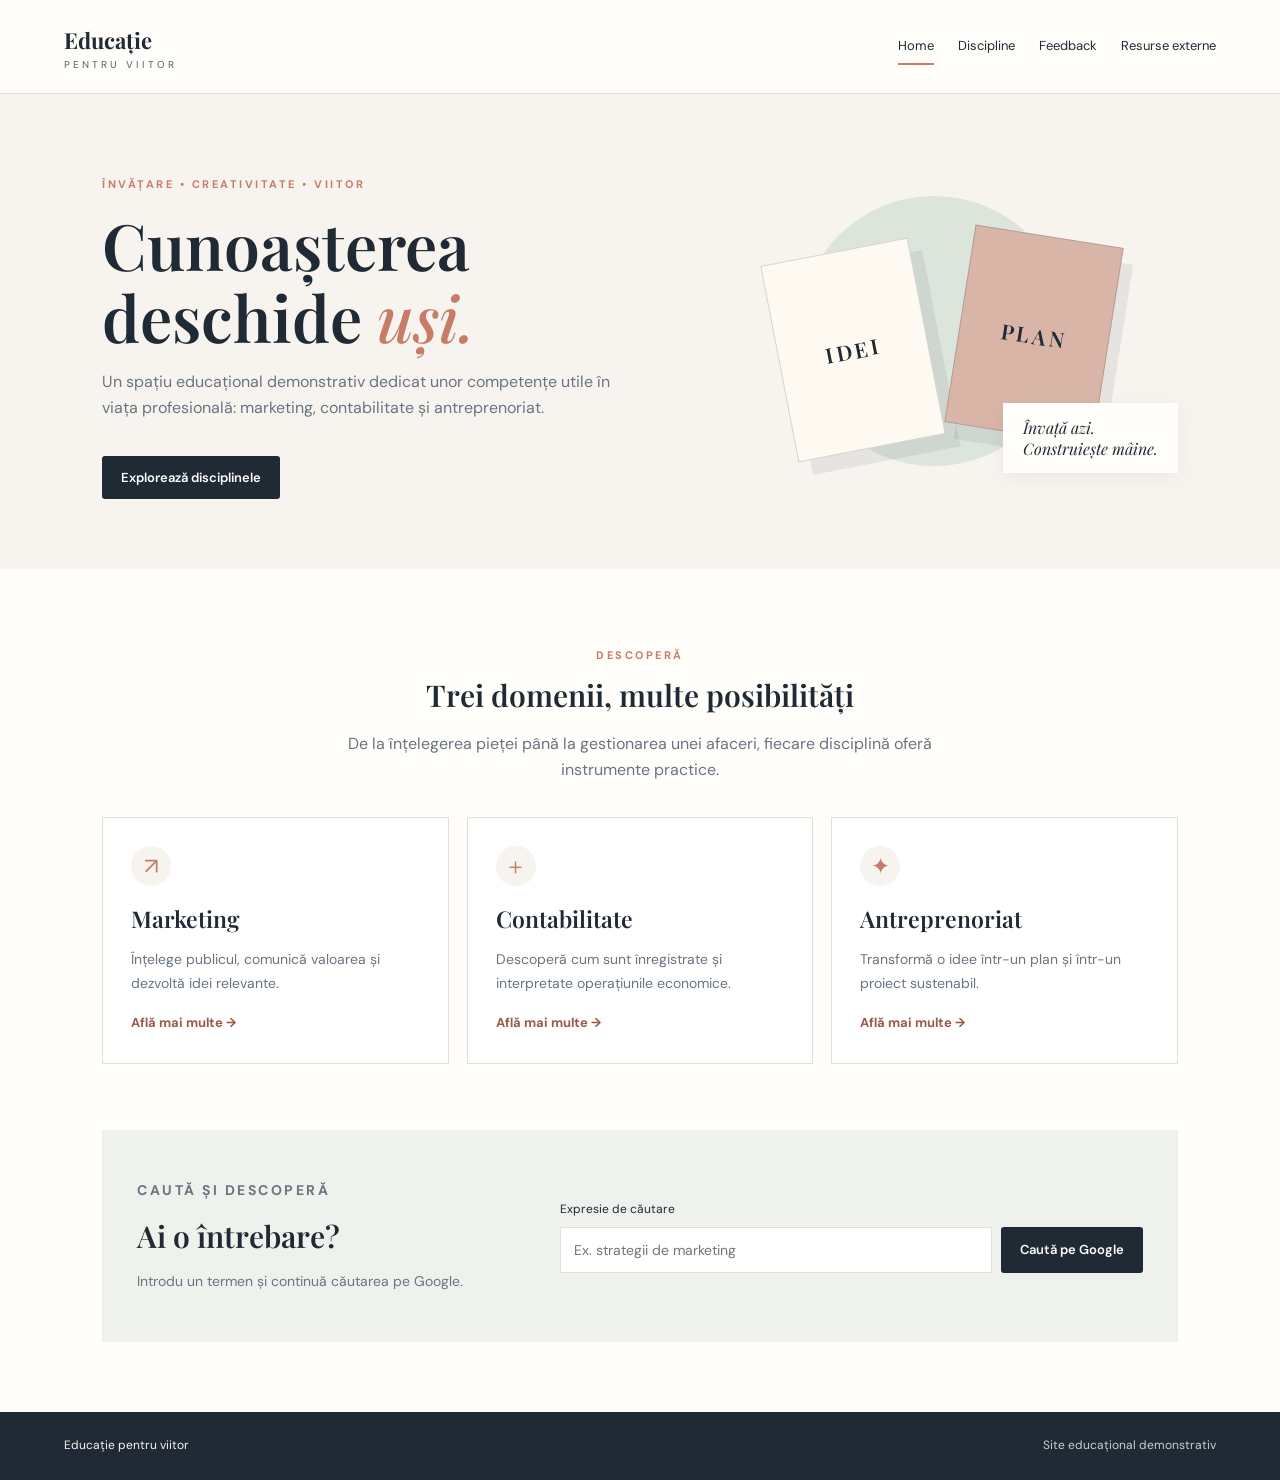
<file: index.html>
<!doctype html>
<html lang="ro">
<head>
<meta charset="utf-8"><meta name="viewport" content="width=device-width, initial-scale=1">
<title>Educație pentru viitor | Home</title><link rel="stylesheet" href="style.css">
</head><body>
<header class="site-header"><div class="brand">Educație <span>pentru viitor</span></div>
<nav aria-label="Meniu principal"><a class="active" href="index.html">Home</a><a href="discipline.html">Discipline</a><a href="feedback.html">Feedback</a><a href="resurse.html">Resurse externe</a></nav></header>
<main>
<section class="hero"><div class="hero-copy"><p class="eyebrow">ÎNVĂȚARE • CREATIVITATE • VIITOR</p><h1>Cunoașterea deschide <em>uși.</em></h1><p>Un spațiu educațional demonstrativ dedicat unor competențe utile în viața profesională: marketing, contabilitate și antreprenoriat.</p><a class="button" href="discipline.html">Explorează disciplinele</a></div><div class="hero-art"><div class="art-circle"></div><div class="book book-one">IDEI</div><div class="book book-two">PLAN</div><div class="art-note">Învață azi.<br>Construiește mâine.</div></div></section>
<section class="section"><div class="section-heading"><p class="eyebrow">DESCOPERĂ</p><h2>Trei domenii, multe posibilități</h2><p>De la înțelegerea pieței până la gestionarea unei afaceri, fiecare disciplină oferă instrumente practice.</p></div>
<div class="cards"><article class="card"><div class="card-icon">↗</div><h3>Marketing</h3><p>Înțelege publicul, comunică valoarea și dezvoltă idei relevante.</p><a href="marketing.html">Află mai multe →</a></article><article class="card"><div class="card-icon">＋</div><h3>Contabilitate</h3><p>Descoperă cum sunt înregistrate și interpretate operațiunile economice.</p><a href="contabilitate.html">Află mai multe →</a></article><article class="card"><div class="card-icon">✦</div><h3>Antreprenoriat</h3><p>Transformă o idee într-un plan și într-un proiect sustenabil.</p><a href="antreprenoriat.html">Află mai multe →</a></article></div></section>
<section class="search-panel"><div><p class="eyebrow">CAUTĂ ȘI DESCOPERĂ</p><h2>Ai o întrebare?</h2><p>Introdu un termen și continuă căutarea pe Google.</p></div><form action="https://www.google.com/search" method="get" target="_blank" class="search-form"><label for="q">Expresie de căutare</label><div class="search-row"><input id="q" name="q" type="search" placeholder="Ex. strategii de marketing" required><button class="button" type="submit">Caută pe Google</button></div></form></section>
</main><footer><span>Educație pentru viitor</span><span>Site educațional demonstrativ</span></footer></body></html>
</file>
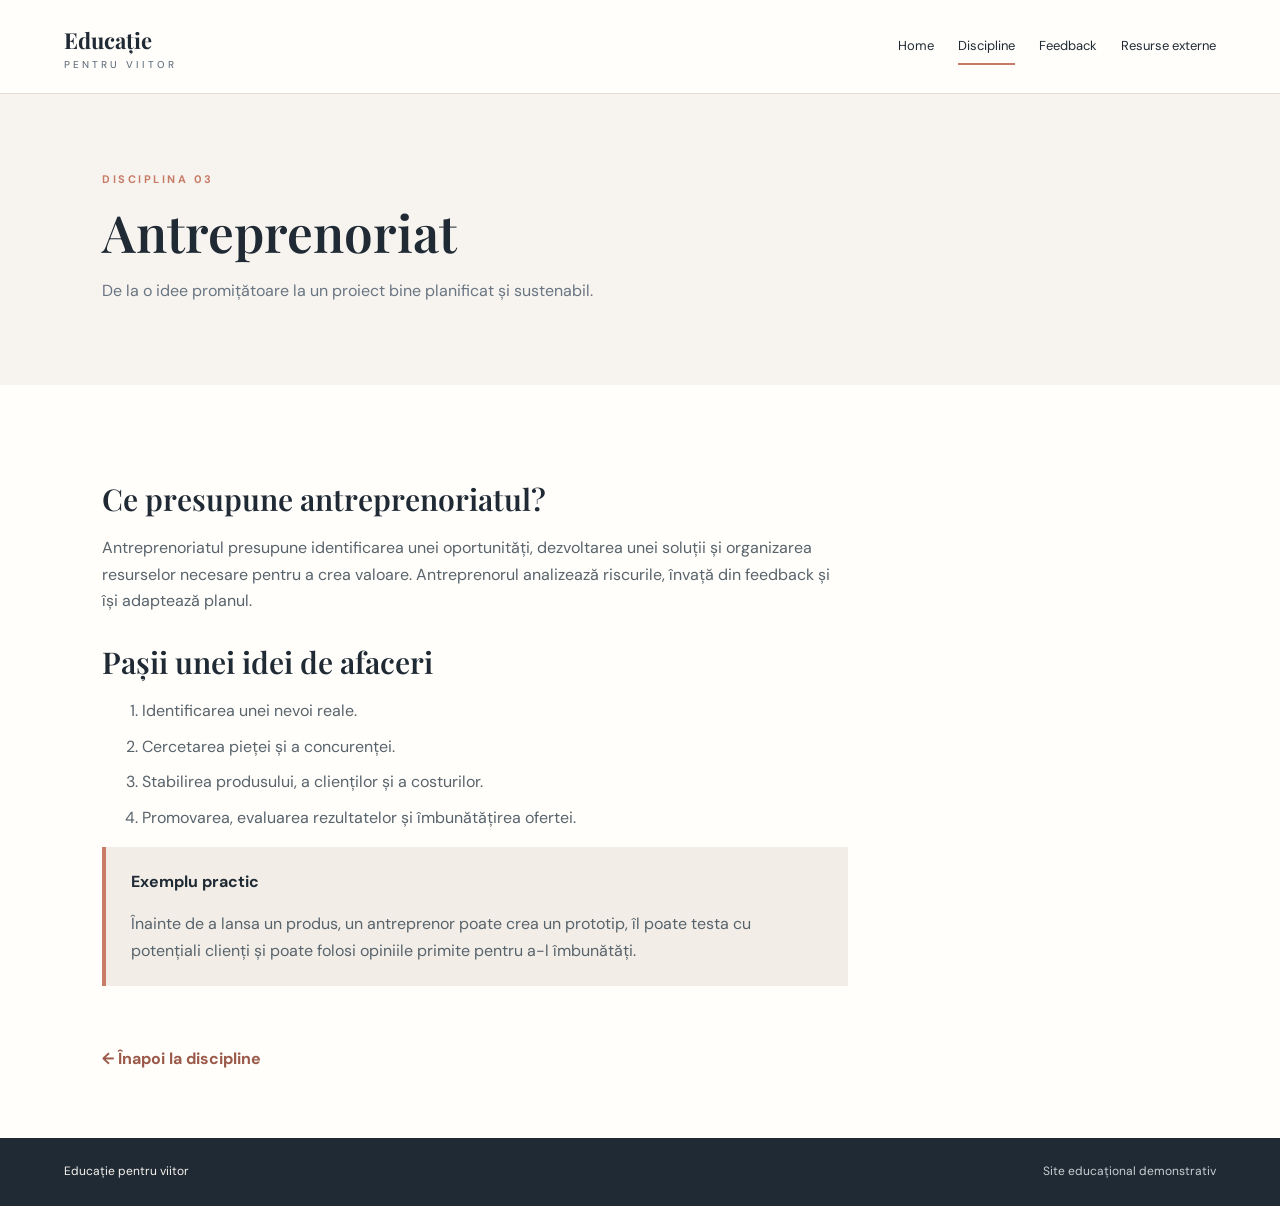
<file: antreprenoriat.html>
<!doctype html><html lang="ro"><head><meta charset="utf-8"><meta name="viewport" content="width=device-width, initial-scale=1"><title>Antreprenoriat | Educație pentru viitor</title><link rel="stylesheet" href="style.css"></head><body><header class="site-header"><div class="brand">Educație <span>pentru viitor</span></div><nav><a href="index.html">Home</a><a class="active" href="discipline.html">Discipline</a><a href="feedback.html">Feedback</a><a href="resurse.html">Resurse externe</a></nav></header><main><section class="page-hero"><p class="eyebrow">DISCIPLINA 03</p><h1>Antreprenoriat</h1><p>De la o idee promițătoare la un proiect bine planificat și sustenabil.</p></section><section class="article section"><h2>Ce presupune antreprenoriatul?</h2><p>Antreprenoriatul presupune identificarea unei oportunități, dezvoltarea unei soluții și organizarea resurselor necesare pentru a crea valoare. Antreprenorul analizează riscurile, învață din feedback și își adaptează planul.</p><h2>Pașii unei idei de afaceri</h2><ol><li>Identificarea unei nevoi reale.</li><li>Cercetarea pieței și a concurenței.</li><li>Stabilirea produsului, a clienților și a costurilor.</li><li>Promovarea, evaluarea rezultatelor și îmbunătățirea ofertei.</li></ol><div class="notice"><strong>Exemplu practic</strong><p>Înainte de a lansa un produs, un antreprenor poate crea un prototip, îl poate testa cu potențiali clienți și poate folosi opiniile primite pentru a-l îmbunătăți.</p></div><a class="text-link" href="discipline.html">← Înapoi la discipline</a></section></main><footer><span>Educație pentru viitor</span><span>Site educațional demonstrativ</span></footer></body></html>
</file>
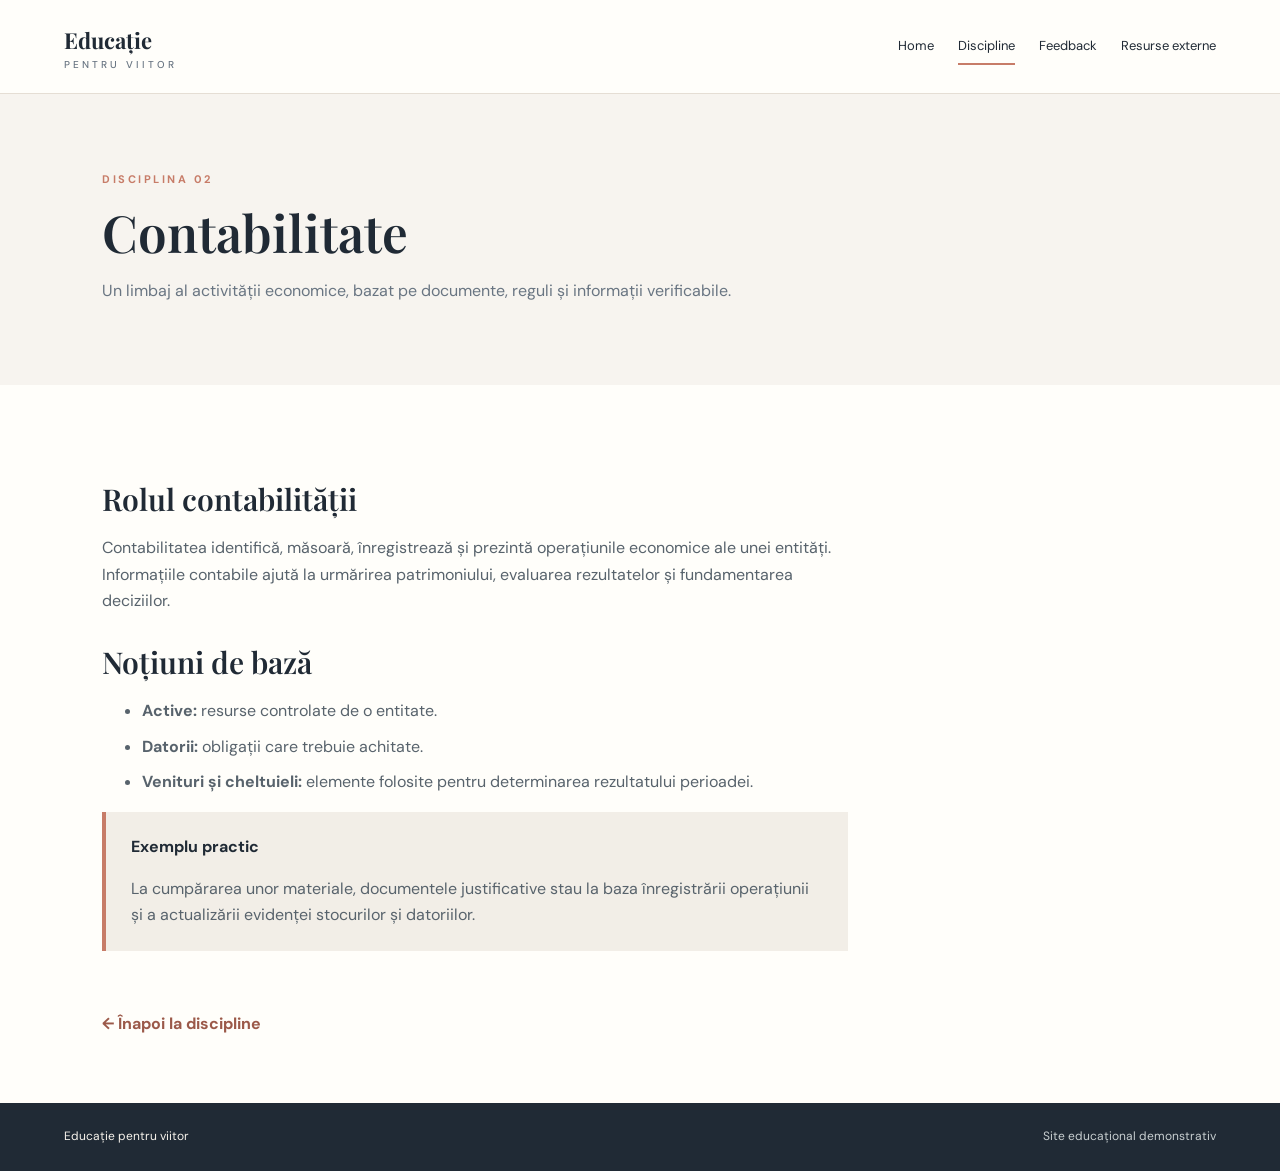
<file: contabilitate.html>
<!doctype html><html lang="ro"><head><meta charset="utf-8"><meta name="viewport" content="width=device-width, initial-scale=1"><title>Contabilitate | Educație pentru viitor</title><link rel="stylesheet" href="style.css"></head><body><header class="site-header"><div class="brand">Educație <span>pentru viitor</span></div><nav><a href="index.html">Home</a><a class="active" href="discipline.html">Discipline</a><a href="feedback.html">Feedback</a><a href="resurse.html">Resurse externe</a></nav></header><main><section class="page-hero"><p class="eyebrow">DISCIPLINA 02</p><h1>Contabilitate</h1><p>Un limbaj al activității economice, bazat pe documente, reguli și informații verificabile.</p></section><section class="article section"><h2>Rolul contabilității</h2><p>Contabilitatea identifică, măsoară, înregistrează și prezintă operațiunile economice ale unei entități. Informațiile contabile ajută la urmărirea patrimoniului, evaluarea rezultatelor și fundamentarea deciziilor.</p><h2>Noțiuni de bază</h2><ul><li><strong>Active:</strong> resurse controlate de o entitate.</li><li><strong>Datorii:</strong> obligații care trebuie achitate.</li><li><strong>Venituri și cheltuieli:</strong> elemente folosite pentru determinarea rezultatului perioadei.</li></ul><div class="notice"><strong>Exemplu practic</strong><p>La cumpărarea unor materiale, documentele justificative stau la baza înregistrării operațiunii și a actualizării evidenței stocurilor și datoriilor.</p></div><a class="text-link" href="discipline.html">← Înapoi la discipline</a></section></main><footer><span>Educație pentru viitor</span><span>Site educațional demonstrativ</span></footer></body></html>
</file>
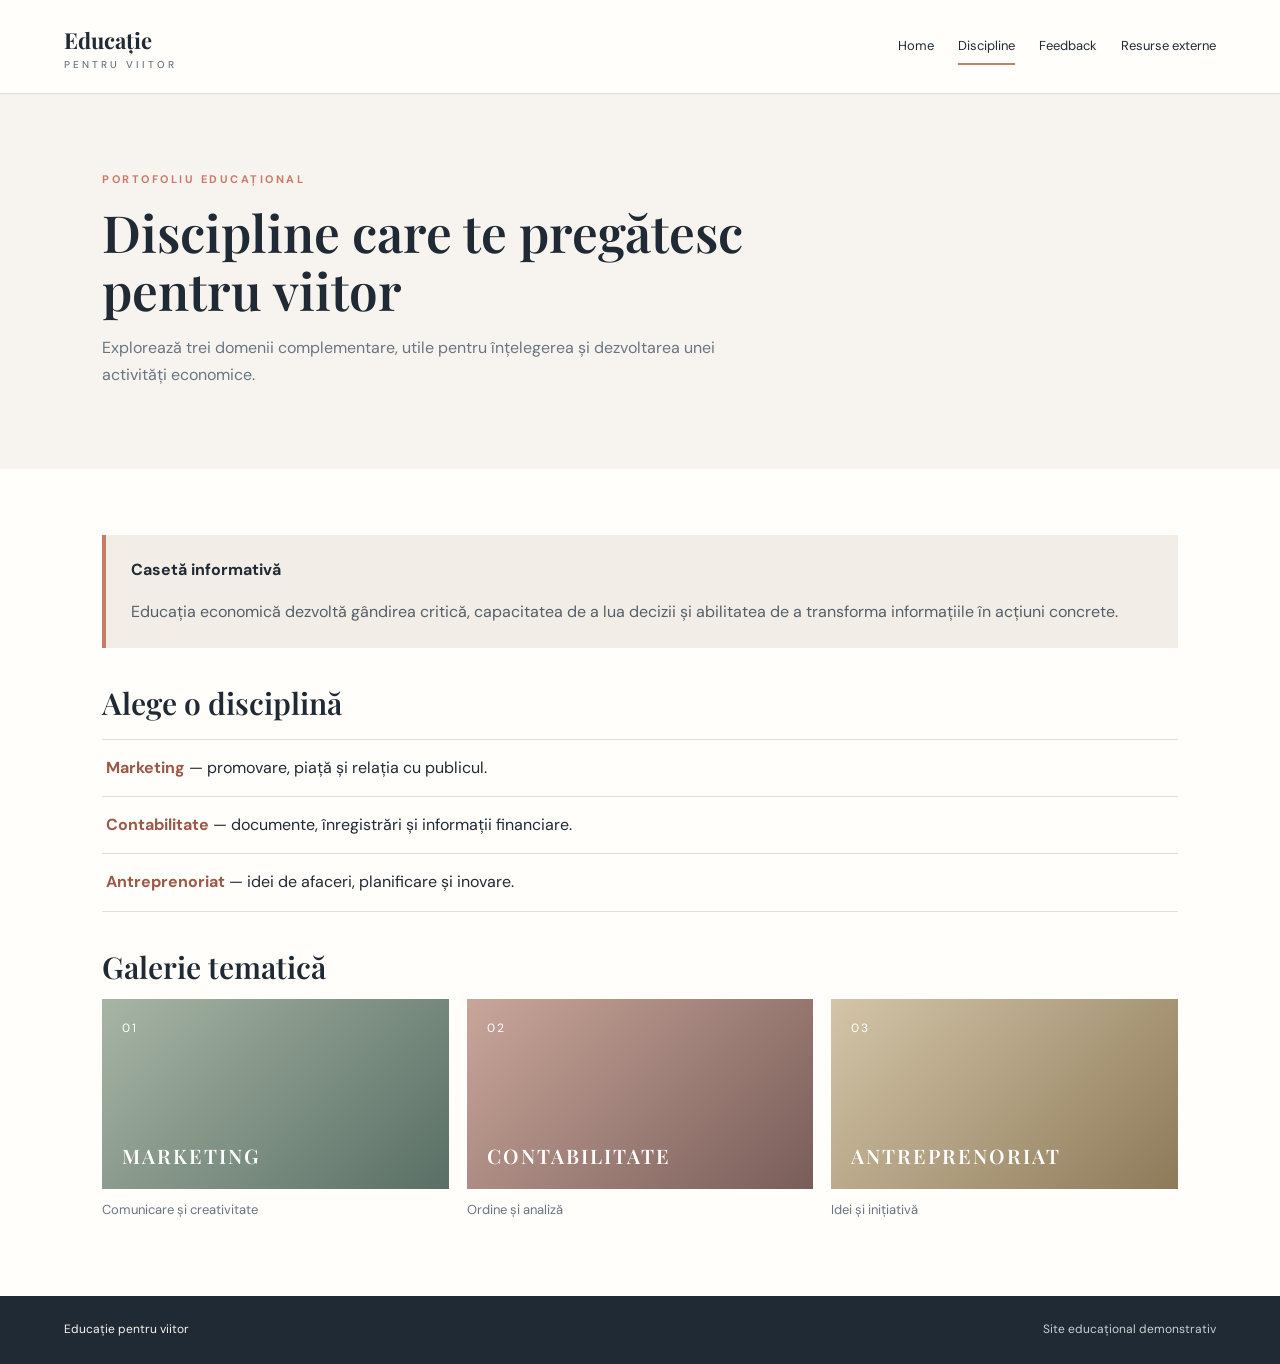
<file: discipline.html>
<!doctype html>
<html lang="ro"><head><meta charset="utf-8"><meta name="viewport" content="width=device-width, initial-scale=1"><title>Discipline | Educație pentru viitor</title><link rel="stylesheet" href="style.css"></head><body>
<header class="site-header"><div class="brand">Educație <span>pentru viitor</span></div><nav aria-label="Meniu principal"><a href="index.html">Home</a><a class="active" href="discipline.html">Discipline</a><a href="feedback.html">Feedback</a><a href="resurse.html">Resurse externe</a></nav></header>
<main><section class="page-hero"><p class="eyebrow">PORTOFOLIU EDUCAȚIONAL</p><h1>Discipline care te pregătesc pentru viitor</h1><p>Explorează trei domenii complementare, utile pentru înțelegerea și dezvoltarea unei activități economice.</p></section>
<section class="section"><div class="notice"><strong>Casetă informativă</strong><p>Educația economică dezvoltă gândirea critică, capacitatea de a lua decizii și abilitatea de a transforma informațiile în acțiuni concrete.</p></div>
<h2 class="left-heading">Alege o disciplină</h2><ul class="discipline-list"><li><a href="marketing.html">Marketing</a> — promovare, piață și relația cu publicul.</li><li><a href="contabilitate.html">Contabilitate</a> — documente, înregistrări și informații financiare.</li><li><a href="antreprenoriat.html">Antreprenoriat</a> — idei de afaceri, planificare și inovare.</li></ul>
<h2 class="left-heading">Galerie tematică</h2><div class="gallery"><figure><div class="gallery-visual visual-marketing"><span>01</span><b>MARKETING</b></div><figcaption>Comunicare și creativitate</figcaption></figure><figure><div class="gallery-visual visual-accounting"><span>02</span><b>CONTABILITATE</b></div><figcaption>Ordine și analiză</figcaption></figure><figure><div class="gallery-visual visual-business"><span>03</span><b>ANTREPRENORIAT</b></div><figcaption>Idei și inițiativă</figcaption></figure></div></section></main><footer><span>Educație pentru viitor</span><span>Site educațional demonstrativ</span></footer></body></html>
</file>
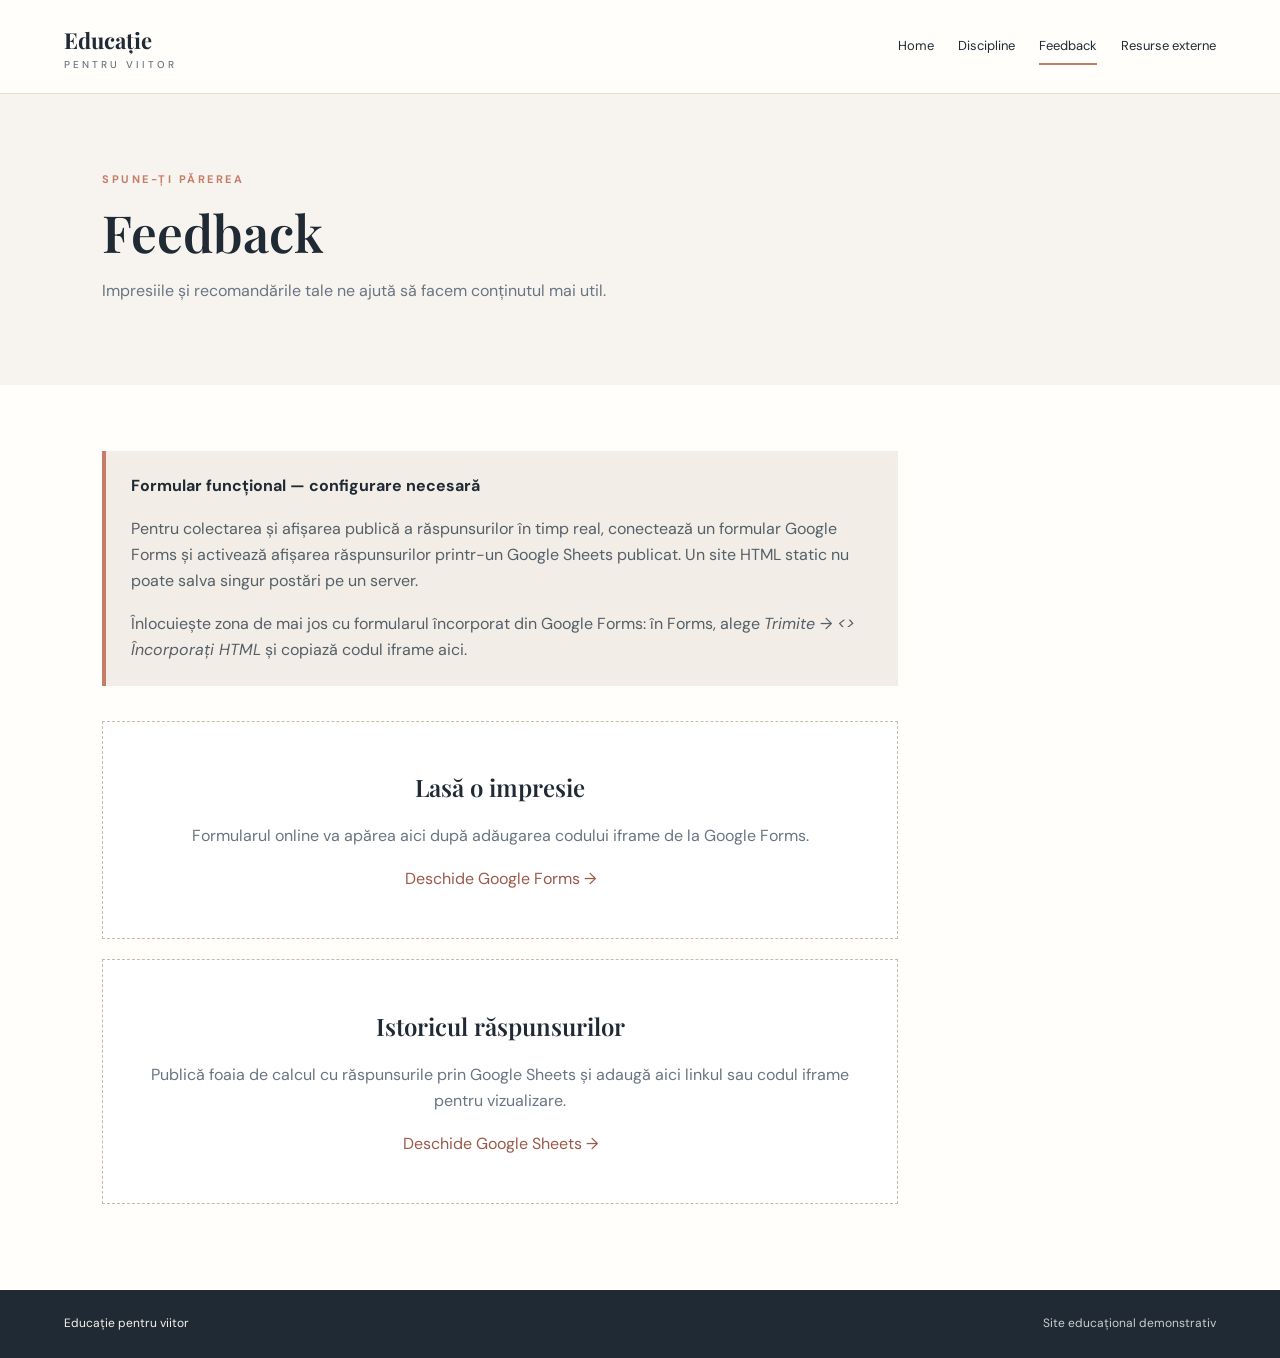
<file: feedback.html>
<!doctype html><html lang="ro"><head><meta charset="utf-8"><meta name="viewport" content="width=device-width, initial-scale=1"><title>Feedback | Educație pentru viitor</title><link rel="stylesheet" href="style.css"></head><body><header class="site-header"><div class="brand">Educație <span>pentru viitor</span></div><nav><a href="index.html">Home</a><a href="discipline.html">Discipline</a><a class="active" href="feedback.html">Feedback</a><a href="resurse.html">Resurse externe</a></nav></header><main><section class="page-hero"><p class="eyebrow">SPUNE-ȚI PĂREREA</p><h1>Feedback</h1><p>Impresiile și recomandările tale ne ajută să facem conținutul mai util.</p></section><section class="section feedback-layout"><div class="notice"><strong>Formular funcțional — configurare necesară</strong><p>Pentru colectarea și afișarea publică a răspunsurilor în timp real, conectează un formular Google Forms și activează afișarea răspunsurilor printr-un Google Sheets publicat. Un site HTML static nu poate salva singur postări pe un server.</p><p>Înlocuiește zona de mai jos cu formularul încorporat din Google Forms: în Forms, alege <em>Trimite → &lt;&gt; Încorporați HTML</em> și copiază codul iframe aici.</p></div><div class="embed-placeholder"><h2>Lasă o impresie</h2><p>Formularul online va apărea aici după adăugarea codului iframe de la Google Forms.</p><p><a href="https://forms.google.com/" target="_blank" rel="noopener">Deschide Google Forms →</a></p></div><div class="embed-placeholder"><h2>Istoricul răspunsurilor</h2><p>Publică foaia de calcul cu răspunsurile prin Google Sheets și adaugă aici linkul sau codul iframe pentru vizualizare.</p><p><a href="https://sheets.google.com/" target="_blank" rel="noopener">Deschide Google Sheets →</a></p></div></section></main><footer><span>Educație pentru viitor</span><span>Site educațional demonstrativ</span></footer></body></html>
</file>
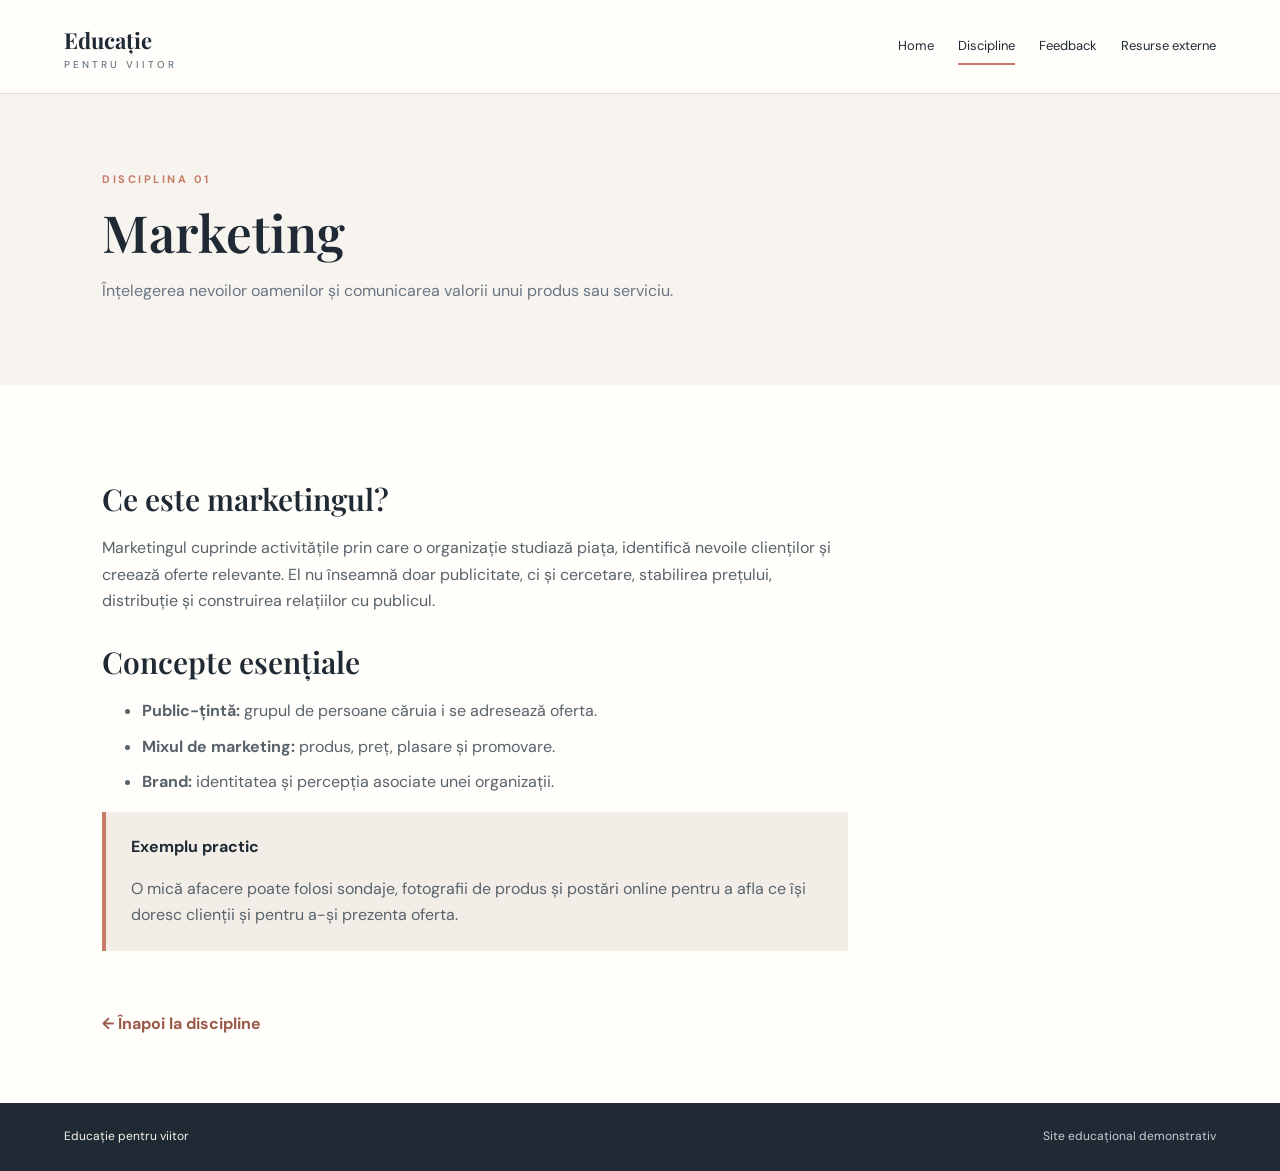
<file: marketing.html>
<!doctype html><html lang="ro"><head><meta charset="utf-8"><meta name="viewport" content="width=device-width, initial-scale=1"><title>Marketing | Educație pentru viitor</title><link rel="stylesheet" href="style.css"></head><body><header class="site-header"><div class="brand">Educație <span>pentru viitor</span></div><nav><a href="index.html">Home</a><a class="active" href="discipline.html">Discipline</a><a href="feedback.html">Feedback</a><a href="resurse.html">Resurse externe</a></nav></header><main><section class="page-hero"><p class="eyebrow">DISCIPLINA 01</p><h1>Marketing</h1><p>Înțelegerea nevoilor oamenilor și comunicarea valorii unui produs sau serviciu.</p></section><section class="article section"><h2>Ce este marketingul?</h2><p>Marketingul cuprinde activitățile prin care o organizație studiază piața, identifică nevoile clienților și creează oferte relevante. El nu înseamnă doar publicitate, ci și cercetare, stabilirea prețului, distribuție și construirea relațiilor cu publicul.</p><h2>Concepte esențiale</h2><ul><li><strong>Public-țintă:</strong> grupul de persoane căruia i se adresează oferta.</li><li><strong>Mixul de marketing:</strong> produs, preț, plasare și promovare.</li><li><strong>Brand:</strong> identitatea și percepția asociate unei organizații.</li></ul><div class="notice"><strong>Exemplu practic</strong><p>O mică afacere poate folosi sondaje, fotografii de produs și postări online pentru a afla ce își doresc clienții și pentru a-și prezenta oferta.</p></div><a class="text-link" href="discipline.html">← Înapoi la discipline</a></section></main><footer><span>Educație pentru viitor</span><span>Site educațional demonstrativ</span></footer></body></html>
</file>
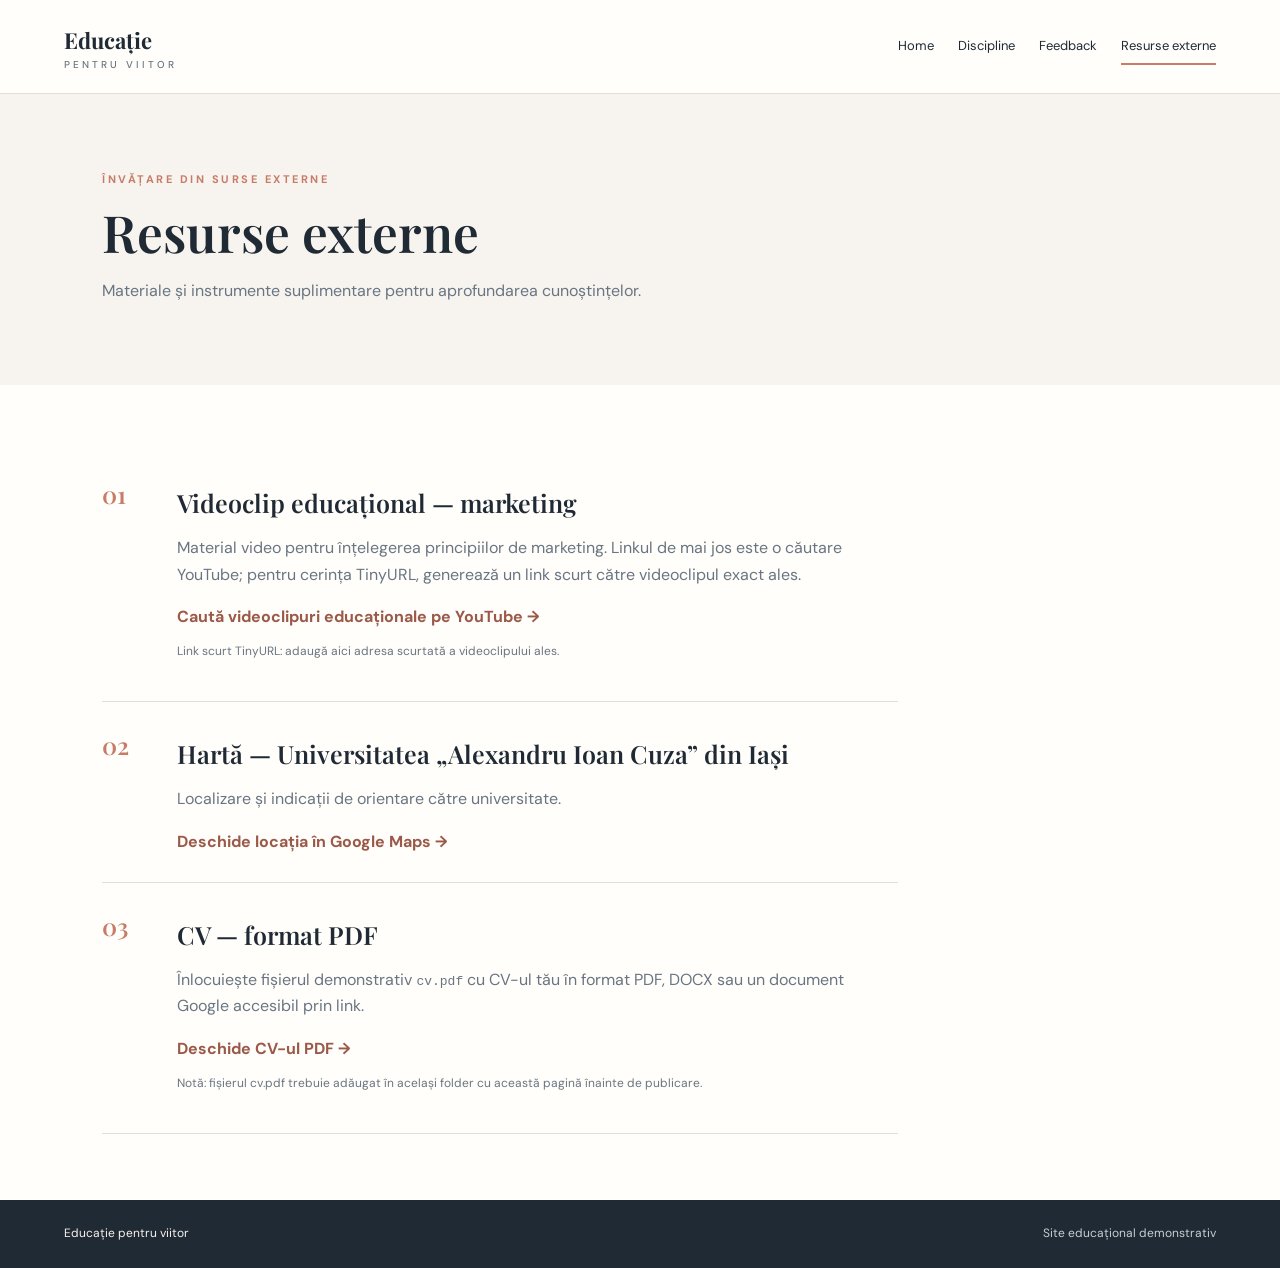
<file: resurse.html>
<!doctype html><html lang="ro"><head><meta charset="utf-8"><meta name="viewport" content="width=device-width, initial-scale=1"><title>Resurse externe | Educație pentru viitor</title><link rel="stylesheet" href="style.css"></head><body><header class="site-header"><div class="brand">Educație <span>pentru viitor</span></div><nav><a href="index.html">Home</a><a href="discipline.html">Discipline</a><a href="feedback.html">Feedback</a><a class="active" href="resurse.html">Resurse externe</a></nav></header><main><section class="page-hero"><p class="eyebrow">ÎNVĂȚARE DIN SURSE EXTERNE</p><h1>Resurse externe</h1><p>Materiale și instrumente suplimentare pentru aprofundarea cunoștințelor.</p></section><section class="section resource-list"><article class="resource"><span class="resource-number">01</span><div><h2>Videoclip educațional — marketing</h2><p>Material video pentru înțelegerea principiilor de marketing. Linkul de mai jos este o căutare YouTube; pentru cerința TinyURL, generează un link scurt către videoclipul exact ales.</p><a href="https://www.youtube.com/results?search_query=introducere+in+marketing+educational" target="_blank" rel="noopener">Caută videoclipuri educaționale pe YouTube →</a><p class="small">Link scurt TinyURL: adaugă aici adresa scurtată a videoclipului ales.</p></div></article><article class="resource"><span class="resource-number">02</span><div><h2>Hartă — Universitatea „Alexandru Ioan Cuza” din Iași</h2><p>Localizare și indicații de orientare către universitate.</p><a href="https://www.google.com/maps/search/?api=1&query=Universitatea+Alexandru+Ioan+Cuza+din+Iasi" target="_blank" rel="noopener">Deschide locația în Google Maps →</a></div></article><article class="resource"><span class="resource-number">03</span><div><h2>CV — format PDF</h2><p>Înlocuiește fișierul demonstrativ <code>cv.pdf</code> cu CV-ul tău în format PDF, DOCX sau un document Google accesibil prin link.</p><a href="cv.pdf">Deschide CV-ul PDF →</a><p class="small">Notă: fișierul cv.pdf trebuie adăugat în același folder cu această pagină înainte de publicare.</p></div></article></section></main><footer><span>Educație pentru viitor</span><span>Site educațional demonstrativ</span></footer></body></html>
</file>
<file: style.css>
@import url('https://fonts.googleapis.com/css2?family=DM+Sans:wght@400;500;600;700&family=Playfair+Display:wght@500;600;700&display=swap');
:root{--ink:#202a35;--muted:#697582;--cream:#f7f4ef;--paper:#fffefa;--accent:#c77c68;--line:#e5ded4;--sage:#dce5dc}
*{box-sizing:border-box}html{scroll-behavior:smooth}body{margin:0;background:var(--paper);color:var(--ink);font-family:'DM Sans',Arial,sans-serif;line-height:1.65}a{color:#9b5949;text-decoration:none}a:hover{text-decoration:underline}.site-header{display:flex;align-items:center;justify-content:space-between;gap:24px;padding:22px max(5vw,24px);border-bottom:1px solid var(--line);background:rgba(255,254,250,.96);position:sticky;top:0;z-index:5}.brand{font-family:'Playfair Display',Georgia,serif;font-size:22px;font-weight:700;white-space:nowrap}.brand span{display:block;font:500 10px 'DM Sans',sans-serif;letter-spacing:3px;text-transform:uppercase;color:var(--muted)}nav{display:flex;gap:24px;flex-wrap:wrap}nav a{font-size:13px;color:var(--ink);padding:7px 0;border-bottom:2px solid transparent}nav a.active,nav a:hover{border-color:var(--accent);text-decoration:none}.hero{display:grid;grid-template-columns:1.05fr .95fr;min-height:470px;background:var(--cream);padding:70px max(8vw,28px);align-items:center;gap:50px}.eyebrow{font-size:11px;letter-spacing:2.5px;font-weight:700;color:var(--accent);text-transform:uppercase}.hero h1,.page-hero h1{font:600 clamp(38px,5vw,64px)/1.12 'Playfair Display',Georgia,serif;margin:16px 0}.hero h1 em{color:var(--accent);font-weight:500}.hero-copy>p:not(.eyebrow){max-width:540px;color:var(--muted);font-size:16px}.button{display:inline-block;border:0;border-radius:3px;background:var(--ink);color:white;padding:13px 19px;font:600 13px 'DM Sans',sans-serif;cursor:pointer}.button:hover{background:#40505c;text-decoration:none}.hero-copy .button{margin-top:18px}.hero-art{min-height:300px;position:relative;display:flex;align-items:center;justify-content:center}.art-circle{width:270px;height:270px;border-radius:50%;background:var(--sage);position:absolute}.book{position:absolute;width:150px;height:200px;border:1px solid rgba(32,42,53,.18);box-shadow:12px 15px 0 rgba(32,42,53,.08);display:flex;align-items:center;justify-content:center;font:600 21px 'Playfair Display',serif;letter-spacing:3px}.book-one{background:#fffaf1;transform:rotate(-11deg);left:18%;top:23%}.book-two{background:#d8b5a7;transform:rotate(9deg);right:14%;top:18%}.art-note{position:absolute;bottom:8px;right:0;background:var(--paper);padding:14px 20px;font:italic 16px 'Playfair Display',serif;box-shadow:0 5px 20px #0000000c}.section{padding:66px max(8vw,28px)}.section-heading{text-align:center;max-width:660px;margin:0 auto 34px}.section-heading h2,.search-panel h2,.left-heading,.article h2,.resource h2{font:600 30px 'Playfair Display',Georgia,serif;margin:8px 0 12px}.section-heading>p:last-child,.page-hero>p:last-child{color:var(--muted)}.cards{display:grid;grid-template-columns:repeat(3,1fr);gap:18px}.card{padding:28px;background:white;border:1px solid var(--line);min-height:225px}.card-icon{width:40px;height:40px;border-radius:50%;background:var(--cream);display:grid;place-items:center;color:var(--accent);font-size:23px}.card h3{font:600 23px 'Playfair Display',serif;margin:17px 0 7px}.card p{font-size:14px;color:var(--muted)}.card a{font-size:13px;font-weight:700}.search-panel{margin:0 max(8vw,28px) 70px;padding:35px;background:#eef1ec;display:grid;grid-template-columns:.8fr 1.2fr;gap:35px;align-items:center}.search-panel h2{margin:0}.search-panel p{font-size:14px;color:var(--muted)}.search-form label{font-size:12px;display:block;margin-bottom:7px}.search-row{display:flex;gap:9px}.search-row input{flex:1;min-width:0;padding:13px;border:1px solid var(--line);font:14px 'DM Sans',sans-serif}.page-hero{padding:65px max(8vw,28px);background:var(--cream)}.page-hero h1{font-size:clamp(36px,4vw,52px);max-width:800px}.page-hero>p:last-child{max-width:680px}.notice{padding:22px 25px;background:#f2eee7;border-left:4px solid var(--accent);margin-bottom:35px}.notice p{margin-bottom:0;color:#555f68}.left-heading{margin-top:35px}.discipline-list{padding:0;list-style:none;border-top:1px solid var(--line)}.discipline-list li{padding:15px 4px;border-bottom:1px solid var(--line)}.discipline-list a{font-weight:700}.gallery{display:grid;grid-template-columns:repeat(3,1fr);gap:18px}.gallery figure{margin:0}.gallery-visual{height:190px;display:flex;flex-direction:column;justify-content:space-between;padding:20px;color:#fff;letter-spacing:2px}.gallery-visual span{font-size:12px}.gallery-visual b{font:600 20px 'Playfair Display',serif}.visual-marketing{background:linear-gradient(135deg,#a7b5a5,#596f65)}.visual-accounting{background:linear-gradient(135deg,#c9a69a,#795d59)}.visual-business{background:linear-gradient(135deg,#d4c5a8,#8d7a59)}figcaption{padding:10px 0;font-size:13px;color:var(--muted)}.article{max-width:950px}.article h2{margin-top:28px}.article p,.article li{color:#58636c}.article li{margin:9px 0}.text-link{display:inline-block;margin-top:25px;font-weight:700}.feedback-layout{max-width:1000px}.embed-placeholder{border:1px dashed #c8b9ac;padding:30px;text-align:center;margin:20px 0;background:#fff}.embed-placeholder h2{font:600 24px 'Playfair Display',serif}.embed-placeholder p{color:var(--muted)}.resource-list{max-width:1000px}.resource{display:grid;grid-template-columns:55px 1fr;gap:20px;padding:27px 0;border-bottom:1px solid var(--line)}.resource-number{font:600 24px 'Playfair Display',serif;color:var(--accent)}.resource h2{font-size:25px}.resource p{color:var(--muted)}.small{font-size:12px}.resource a{font-weight:700}footer{display:flex;justify-content:space-between;gap:20px;padding:24px max(5vw,24px);background:var(--ink);color:#f8f4ed;font-size:12px}footer span:last-child{color:#c8cfd1}
@media(max-width:760px){.site-header{position:static;align-items:flex-start;flex-direction:column;padding:18px 22px}nav{gap:13px}.hero{grid-template-columns:1fr;padding:48px 25px}.hero-art{min-height:270px}.cards,.gallery{grid-template-columns:1fr}.search-panel{grid-template-columns:1fr;margin:0 20px 40px;padding:25px}.section{padding:45px 24px}.page-hero{padding:45px 24px}.search-row{flex-direction:column}.search-row .button{width:100%}footer{flex-direction:column;gap:5px}.gallery-visual{height:160px}}
</file>
